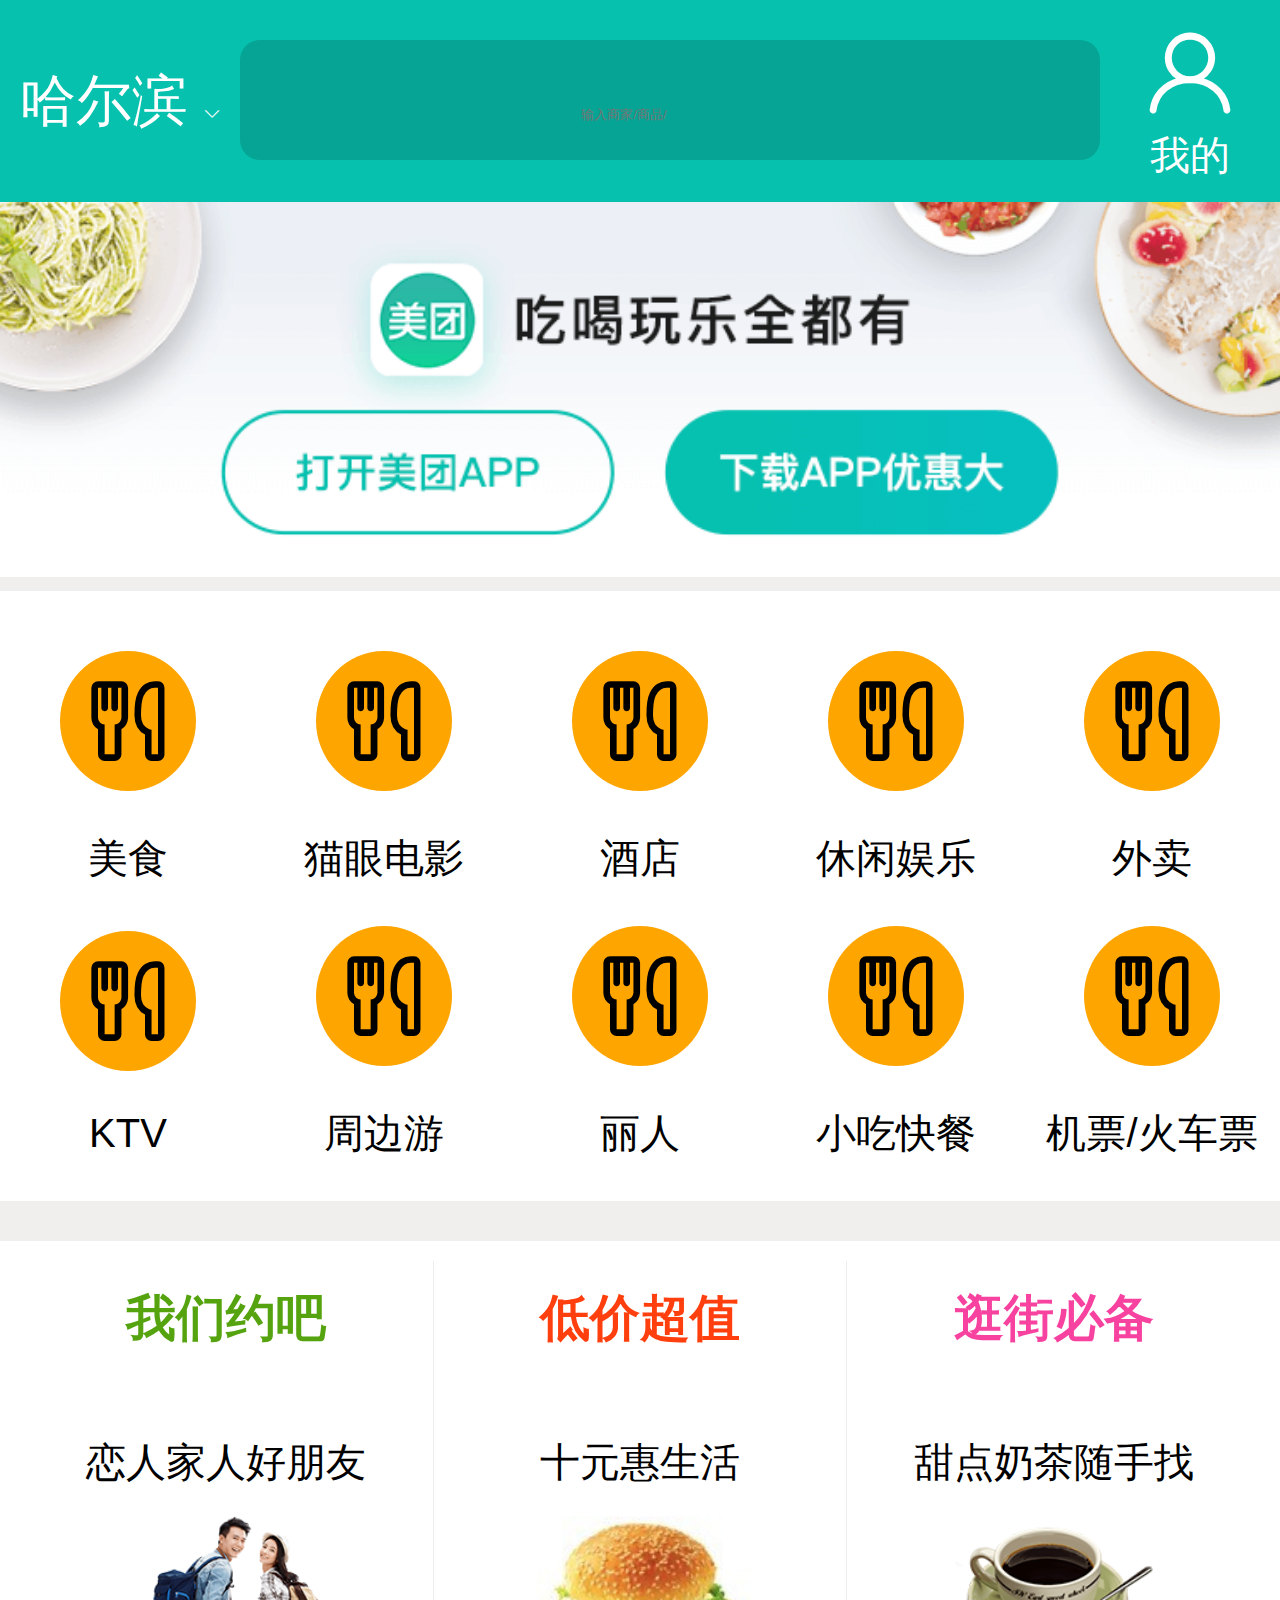
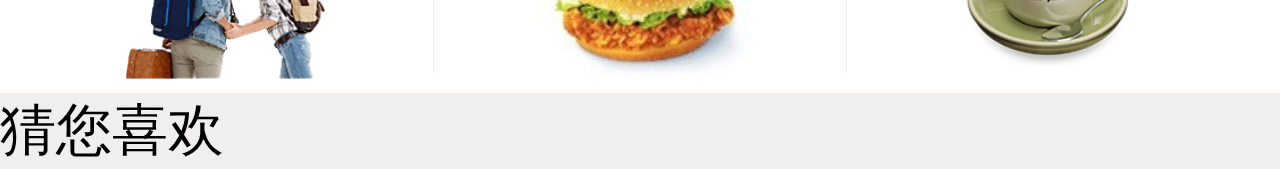
<file: index.html>
<!DOCTYPE html>
<html lang="en">
<head>
    <meta charset="UTF-8">
    <meta name="viewport" content="width=device-width, initial-scale=1.0">
    <title>Title</title>
    <link rel="stylesheet" type="text/css" href="font/iconfont.css">    <script src="js/rem.js"></script>
    <link rel="stylesheet" href="css/common.css">
    <link rel="stylesheet" href="css/index.css">
</head>
<body>
    <div class="header">
        <div class="header-left">
            <a href="" class="header-a">哈尔滨</a>
            <i class="iconfont icon-DownArrow"></i>
        </div>
        <div class="header-search">
            <input type="text" placeholder="输入商家/商品/">
        </div>
        <div class="header-right">
            <i class="iconfont icon-my_icon icon-text"></i>
            <a href="" class="header-a">我的</a>
        </div>
    </div>
    <div class="banner-download">
        <img src="img/download_banner.png" alt="">
    </div>
    <div class="list">
        <ul class="icon-list">
            <li class="icon"><i class="iconfont icon-meishi"></i>美食</li>
            <li class="icon"><i class="iconfont icon-meishi"></i>猫眼电影</li>
            <li class="icon"><i class="iconfont icon-meishi"></i>酒店</li>
            <li class="icon"><i class="iconfont icon-meishi"></i>休闲娱乐</li>
            <li class="icon"><i class="iconfont icon-meishi"></i>外卖</li>
            <li class="icon"><i class="iconfont icon-meishi"></i>KTV</li>
            <li class="icon"><i class="iconfont icon-meishi"></i>周边游</li>
            <li class="icon"><i class="iconfont icon-meishi"></i>丽人</li>
            <li class="icon"><i class="iconfont icon-meishi"></i>小吃快餐</li>
            <li class="icon"><i class="iconfont icon-meishi"></i>机票/火车票</li>
        </ul>
    </div>
    <div class="daogou">
        <div class="react">
            <span>
                <strong>我们约吧</strong>
                <small>恋人家人好朋友</small>
            </span>
            <img src="img/p1.png" alt="">
        </div>
        <div class="react react-middle">
            <span>
                <strong>低价超值</strong>
                <small>十元惠生活</small>
            </span>
            <img src="img/p2.jpg" alt="">
        </div>
        <div class="react react-last">
            <span>
                <strong>逛街必备</strong>
                <small>甜点奶茶随手找</small>
            </span>
        <img src="img/p3.png" alt="">
        </div>
    </div>
    <div class="guess-like">
        <div class="pad">
            <div>
                <span>猜您喜欢</span>
            </div>
            <div>

            </div>
        </div>

    </div>
</body>
</html>
</file>
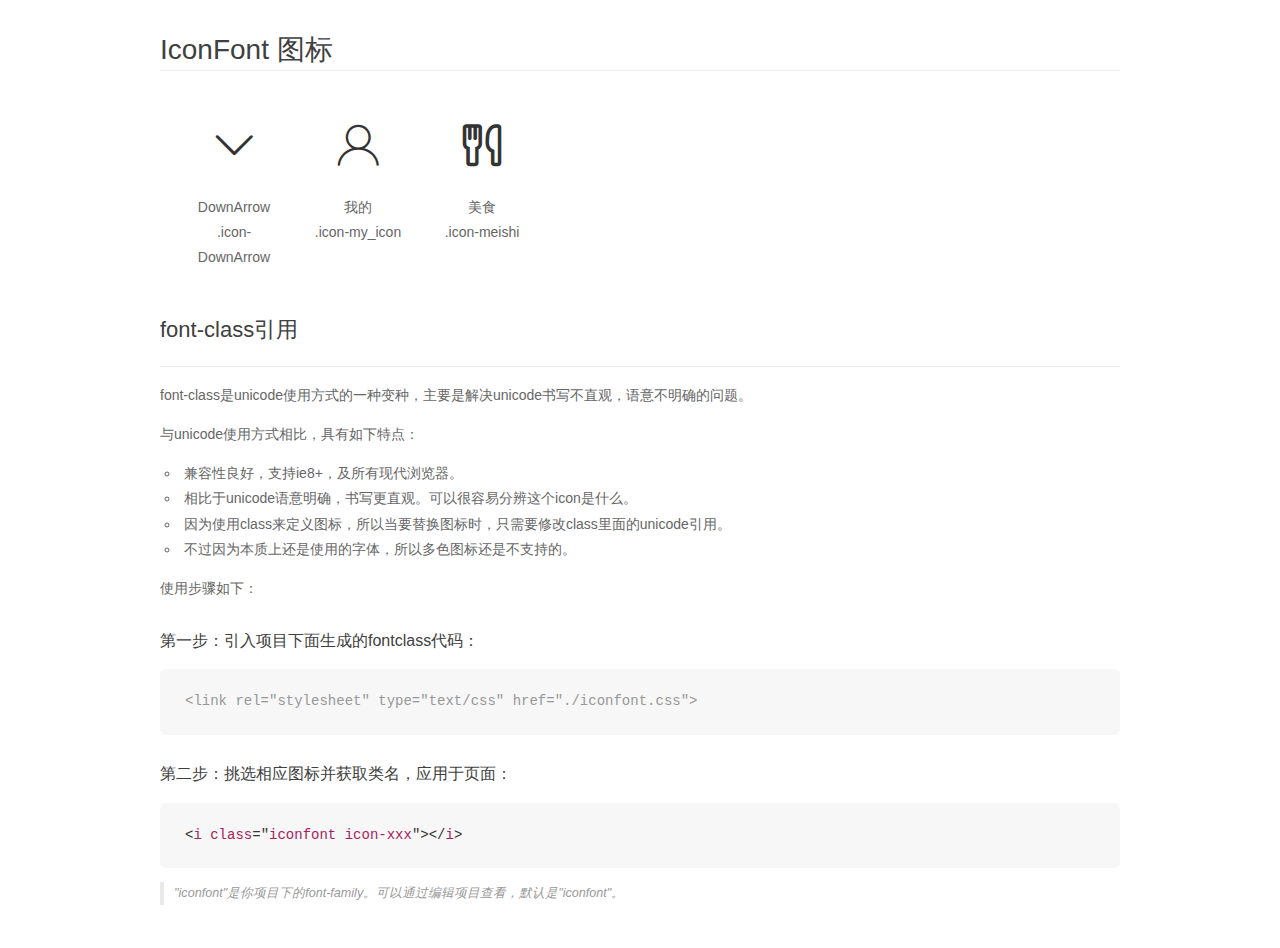
<file: font/demo_fontclass.html>
<!DOCTYPE html>
<html>
<head>
    <meta charset="utf-8"/>
    <title>IconFont</title>
    <link rel="stylesheet" href="demo.css">
    <link rel="stylesheet" href="iconfont.css">
</head>
<body>
    <div class="main markdown">
        <h1>IconFont 图标</h1>
        <ul class="icon_lists clear">
            
                <li>
                <i class="icon iconfont icon-DownArrow"></i>
                    <div class="name">DownArrow</div>
                    <div class="fontclass">.icon-DownArrow</div>
                </li>
            
                <li>
                <i class="icon iconfont icon-my_icon"></i>
                    <div class="name">我的</div>
                    <div class="fontclass">.icon-my_icon</div>
                </li>
            
                <li>
                <i class="icon iconfont icon-meishi"></i>
                    <div class="name">美食</div>
                    <div class="fontclass">.icon-meishi</div>
                </li>
            
        </ul>

        <h2 id="font-class-">font-class引用</h2>
        <hr>

        <p>font-class是unicode使用方式的一种变种，主要是解决unicode书写不直观，语意不明确的问题。</p>
        <p>与unicode使用方式相比，具有如下特点：</p>
        <ul>
        <li>兼容性良好，支持ie8+，及所有现代浏览器。</li>
        <li>相比于unicode语意明确，书写更直观。可以很容易分辨这个icon是什么。</li>
        <li>因为使用class来定义图标，所以当要替换图标时，只需要修改class里面的unicode引用。</li>
        <li>不过因为本质上还是使用的字体，所以多色图标还是不支持的。</li>
        </ul>
        <p>使用步骤如下：</p>
        <h3 id="-fontclass-">第一步：引入项目下面生成的fontclass代码：</h3>


        <pre><code class="lang-js hljs javascript"><span class="hljs-comment">&lt;link rel="stylesheet" type="text/css" href="./iconfont.css"&gt;</span></code></pre>
        <h3 id="-">第二步：挑选相应图标并获取类名，应用于页面：</h3>
        <pre><code class="lang-css hljs">&lt;<span class="hljs-selector-tag">i</span> <span class="hljs-selector-tag">class</span>="<span class="hljs-selector-tag">iconfont</span> <span class="hljs-selector-tag">icon-xxx</span>"&gt;&lt;/<span class="hljs-selector-tag">i</span>&gt;</code></pre>
        <blockquote>
        <p>"iconfont"是你项目下的font-family。可以通过编辑项目查看，默认是"iconfont"。</p>
        </blockquote>
    </div>
</body>
</html>
</file>
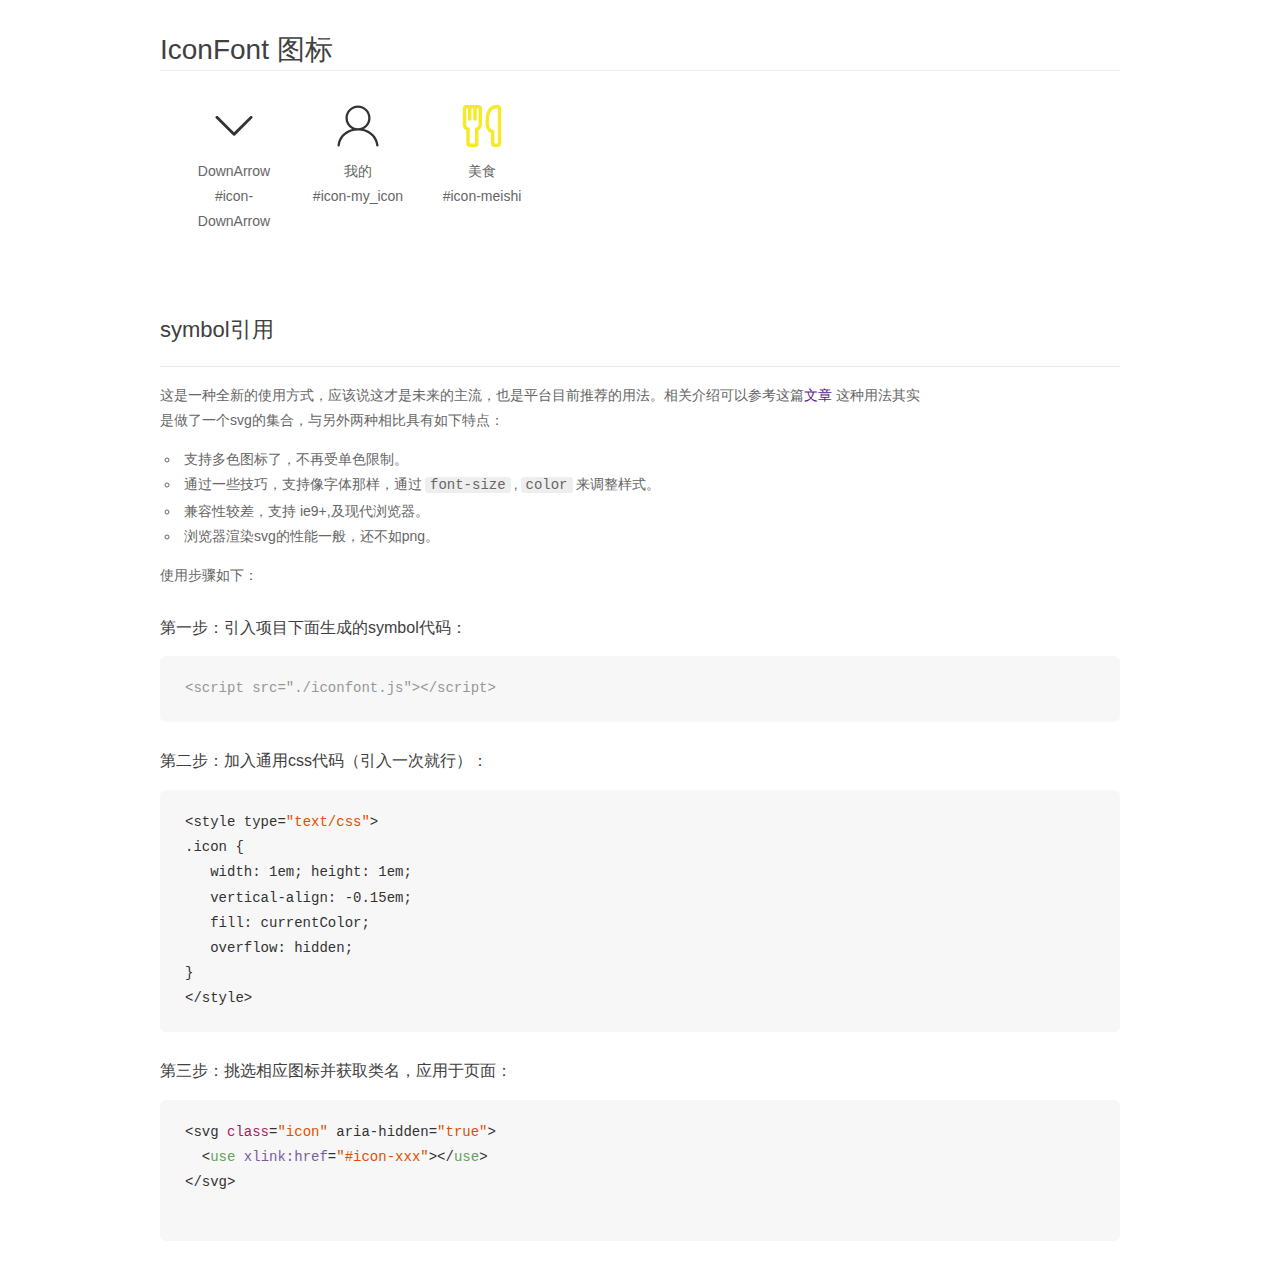
<file: font/demo_symbol.html>
<!DOCTYPE html>
<html>
<head>
    <meta charset="utf-8"/>
    <title>IconFont</title>
    <link rel="stylesheet" href="demo.css">
    <script src="iconfont.js"></script>

    <style type="text/css">
        .icon {
          /* 通过设置 font-size 来改变图标大小 */
          width: 1em; height: 1em;
          /* 图标和文字相邻时，垂直对齐 */
          vertical-align: -0.15em;
          /* 通过设置 color 来改变 SVG 的颜色/fill */
          fill: currentColor;
          /* path 和 stroke 溢出 viewBox 部分在 IE 下会显示
             normalize.css 中也包含这行 */
          overflow: hidden;
        }

    </style>
</head>
<body>
    <div class="main markdown">
        <h1>IconFont 图标</h1>
        <ul class="icon_lists clear">
            
                <li>
                    <svg class="icon" aria-hidden="true">
                        <use xlink:href="#icon-DownArrow"></use>
                    </svg>
                    <div class="name">DownArrow</div>
                    <div class="fontclass">#icon-DownArrow</div>
                </li>
            
                <li>
                    <svg class="icon" aria-hidden="true">
                        <use xlink:href="#icon-my_icon"></use>
                    </svg>
                    <div class="name">我的</div>
                    <div class="fontclass">#icon-my_icon</div>
                </li>
            
                <li>
                    <svg class="icon" aria-hidden="true">
                        <use xlink:href="#icon-meishi"></use>
                    </svg>
                    <div class="name">美食</div>
                    <div class="fontclass">#icon-meishi</div>
                </li>
            
        </ul>


        <h2 id="symbol-">symbol引用</h2>
        <hr>

        <p>这是一种全新的使用方式，应该说这才是未来的主流，也是平台目前推荐的用法。相关介绍可以参考这篇<a href="">文章</a>
        这种用法其实是做了一个svg的集合，与另外两种相比具有如下特点：</p>
        <ul>
          <li>支持多色图标了，不再受单色限制。</li>
          <li>通过一些技巧，支持像字体那样，通过<code>font-size</code>,<code>color</code>来调整样式。</li>
          <li>兼容性较差，支持 ie9+,及现代浏览器。</li>
          <li>浏览器渲染svg的性能一般，还不如png。</li>
        </ul>
        <p>使用步骤如下：</p>
        <h3 id="-symbol-">第一步：引入项目下面生成的symbol代码：</h3>
        <pre><code class="lang-js hljs javascript"><span class="hljs-comment">&lt;script src="./iconfont.js"&gt;&lt;/script&gt;</span></code></pre>
        <h3 id="-css-">第二步：加入通用css代码（引入一次就行）：</h3>
        <pre><code class="lang-js hljs javascript">&lt;style type=<span class="hljs-string">"text/css"</span>&gt;
.icon {
   width: <span class="hljs-number">1</span>em; height: <span class="hljs-number">1</span>em;
   vertical-align: <span class="hljs-number">-0.15</span>em;
   fill: currentColor;
   overflow: hidden;
}
&lt;<span class="hljs-regexp">/style&gt;</span></code></pre>
        <h3 id="-">第三步：挑选相应图标并获取类名，应用于页面：</h3>
        <pre><code class="lang-js hljs javascript">&lt;svg <span class="hljs-class"><span class="hljs-keyword">class</span></span>=<span class="hljs-string">"icon"</span> aria-hidden=<span class="hljs-string">"true"</span>&gt;<span class="xml"><span class="hljs-tag">
  &lt;<span class="hljs-name">use</span> <span class="hljs-attr">xlink:href</span>=<span class="hljs-string">"#icon-xxx"</span>&gt;</span><span class="hljs-tag">&lt;/<span class="hljs-name">use</span>&gt;</span>
</span>&lt;<span class="hljs-regexp">/svg&gt;
        </span></code></pre>
    </div>
</body>
</html>
</file>
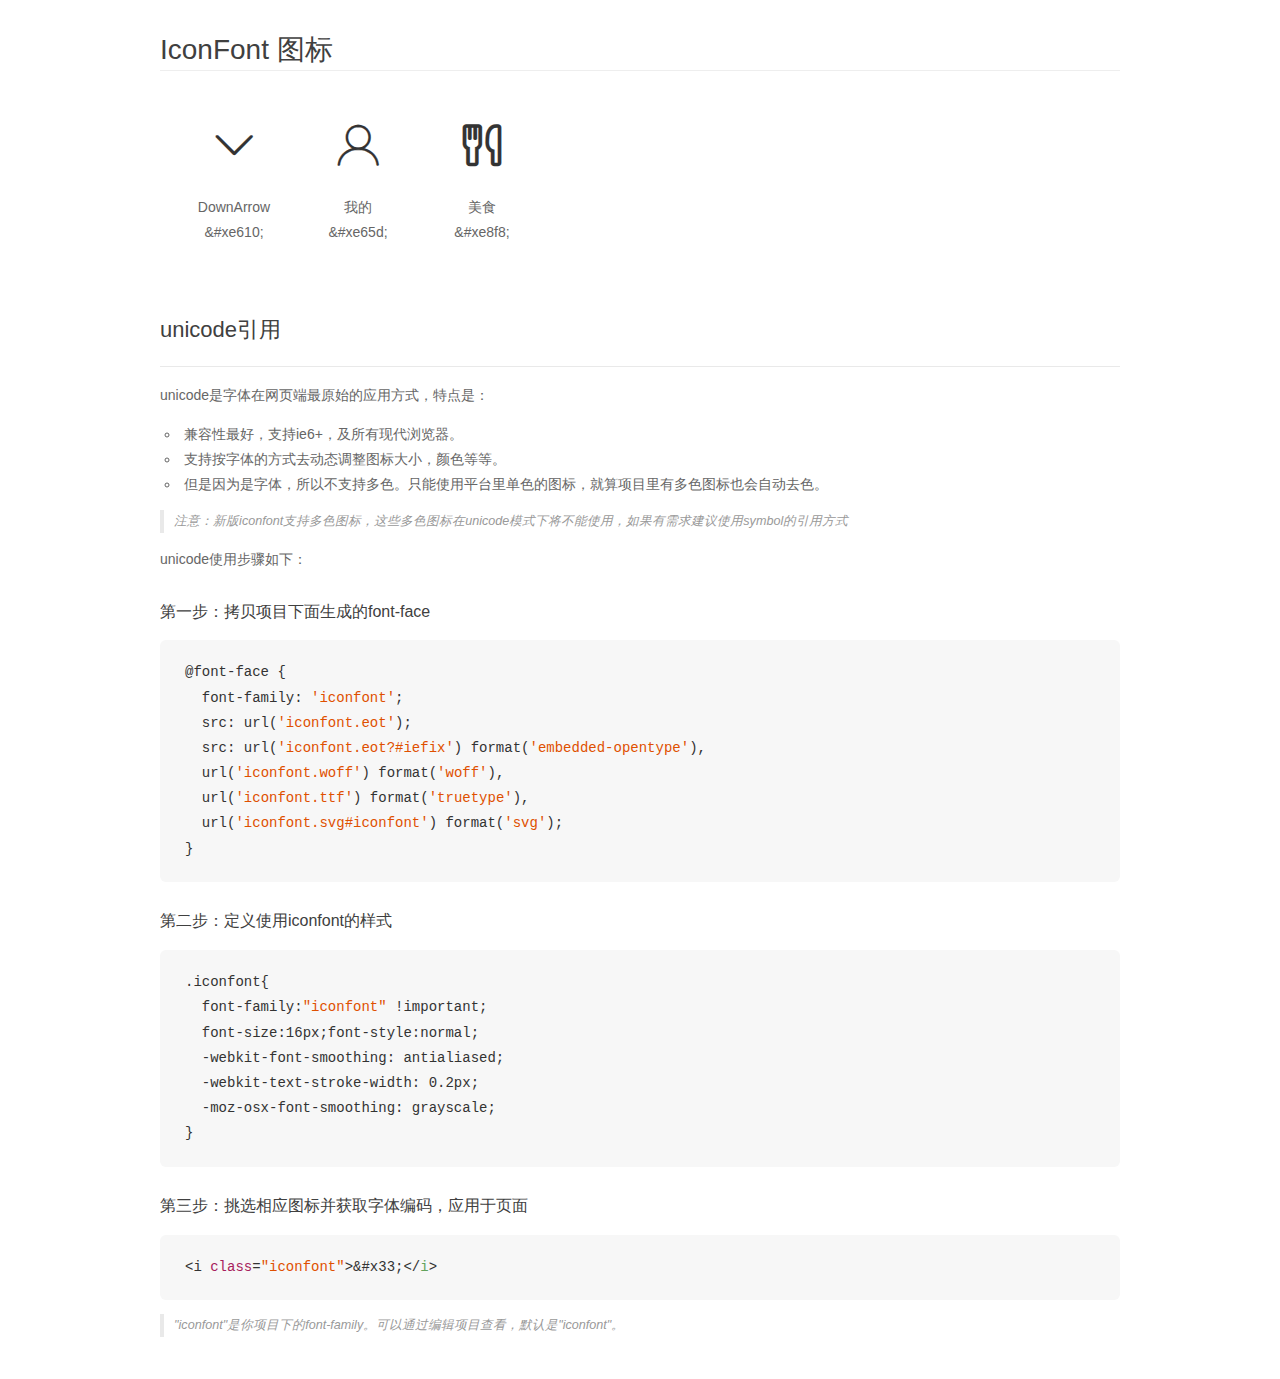
<file: font/demo_unicode.html>
<!DOCTYPE html>
<html>
<head>
    <meta charset="utf-8"/>
    <title>IconFont</title>
    <link rel="stylesheet" href="demo.css">

    <style type="text/css">

        @font-face {font-family: "iconfont";
          src: url('iconfont.eot'); /* IE9*/
          src: url('iconfont.eot#iefix') format('embedded-opentype'), /* IE6-IE8 */
          url('iconfont.woff') format('woff'), /* chrome, firefox */
          url('iconfont.ttf') format('truetype'), /* chrome, firefox, opera, Safari, Android, iOS 4.2+*/
          url('iconfont.svg#iconfont') format('svg'); /* iOS 4.1- */
        }

        .iconfont {
          font-family:"iconfont" !important;
          font-size:16px;
          font-style:normal;
          -webkit-font-smoothing: antialiased;
          -webkit-text-stroke-width: 0.2px;
          -moz-osx-font-smoothing: grayscale;
        }

    </style>
</head>
<body>
    <div class="main markdown">
        <h1>IconFont 图标</h1>
        <ul class="icon_lists clear">
            
                <li>
                <i class="icon iconfont">&#xe610;</i>
                    <div class="name">DownArrow</div>
                    <div class="code">&amp;#xe610;</div>
                </li>
            
                <li>
                <i class="icon iconfont">&#xe65d;</i>
                    <div class="name">我的</div>
                    <div class="code">&amp;#xe65d;</div>
                </li>
            
                <li>
                <i class="icon iconfont">&#xe8f8;</i>
                    <div class="name">美食</div>
                    <div class="code">&amp;#xe8f8;</div>
                </li>
            
        </ul>
        <h2 id="unicode-">unicode引用</h2>
        <hr>

        <p>unicode是字体在网页端最原始的应用方式，特点是：</p>
        <ul>
        <li>兼容性最好，支持ie6+，及所有现代浏览器。</li>
        <li>支持按字体的方式去动态调整图标大小，颜色等等。</li>
        <li>但是因为是字体，所以不支持多色。只能使用平台里单色的图标，就算项目里有多色图标也会自动去色。</li>
        </ul>
        <blockquote>
        <p>注意：新版iconfont支持多色图标，这些多色图标在unicode模式下将不能使用，如果有需求建议使用symbol的引用方式</p>
        </blockquote>
        <p>unicode使用步骤如下：</p>
        <h3 id="-font-face">第一步：拷贝项目下面生成的font-face</h3>
        <pre><code class="lang-js hljs javascript">@font-face {
  font-family: <span class="hljs-string">'iconfont'</span>;
  src: url(<span class="hljs-string">'iconfont.eot'</span>);
  src: url(<span class="hljs-string">'iconfont.eot?#iefix'</span>) format(<span class="hljs-string">'embedded-opentype'</span>),
  url(<span class="hljs-string">'iconfont.woff'</span>) format(<span class="hljs-string">'woff'</span>),
  url(<span class="hljs-string">'iconfont.ttf'</span>) format(<span class="hljs-string">'truetype'</span>),
  url(<span class="hljs-string">'iconfont.svg#iconfont'</span>) format(<span class="hljs-string">'svg'</span>);
}
</code></pre>
        <h3 id="-iconfont-">第二步：定义使用iconfont的样式</h3>
        <pre><code class="lang-js hljs javascript">.iconfont{
  font-family:<span class="hljs-string">"iconfont"</span> !important;
  font-size:<span class="hljs-number">16</span>px;font-style:normal;
  -webkit-font-smoothing: antialiased;
  -webkit-text-stroke-width: <span class="hljs-number">0.2</span>px;
  -moz-osx-font-smoothing: grayscale;
}
</code></pre>
        <h3 id="-">第三步：挑选相应图标并获取字体编码，应用于页面</h3>
        <pre><code class="lang-js hljs javascript">&lt;i <span class="hljs-class"><span class="hljs-keyword">class</span></span>=<span class="hljs-string">"iconfont"</span>&gt;&amp;#x33;<span class="xml"><span class="hljs-tag">&lt;/<span class="hljs-name">i</span>&gt;</span></span></code></pre>

        <blockquote>
        <p>"iconfont"是你项目下的font-family。可以通过编辑项目查看，默认是"iconfont"。</p>
        </blockquote>
    </div>


</body>
</html>
</file>
<file: font/iconfont.css>
@font-face {font-family: "iconfont";
  src: url('iconfont.eot?t=1531639586358'); /* IE9*/
  src: url('iconfont.eot?t=1531639586358#iefix') format('embedded-opentype'), /* IE6-IE8 */
  url('[data-uri]') format('woff'),
  url('iconfont.ttf?t=1531639586358') format('truetype'), /* chrome, firefox, opera, Safari, Android, iOS 4.2+*/
  url('iconfont.svg?t=1531639586358#iconfont') format('svg'); /* iOS 4.1- */
}

.iconfont {
  font-family:"iconfont" !important;
  font-size:16px;
  font-style:normal;
  -webkit-font-smoothing: antialiased;
  -moz-osx-font-smoothing: grayscale;
}

.icon-DownArrow:before { content: "\e610"; }

.icon-my_icon:before { content: "\e65d"; }

.icon-meishi:before { content: "\e8f8"; }
</file>
<file: css/common.css>
*{
    margin: 0;
    padding: 0;
}
ul{
    list-style: none;
}
a{
    text-decoration: none;
}
body{
    font-family: "Helvetica Neue",Helvetica,Arial,sans-serif;
    font-size: .28em;
    background: #f0efed;
}
</file>
<file: css/index.css>
.header{
    height: 1.01rem;
    background: #06c1ae;
    display: -webkit-flex;
}
.header .header-left{
    /*width: 1.4rem;*/
    box-sizing: border-box;
    padding: 0 0.1rem;
    height: 1.01rem;
    color: #ffffff;
    text-align: center;
    line-height: 1.01rem;
}
.header .header-a{
    color: #ffffff;
}
.header .header-search{
    -webkit-flex: 1;
    height: 0.6rem;
    border-radius: 0.1rem;
    margin-top: 0.2rem;
    text-align: center;
    line-height: 0.6rem;
    background: rgba(0,0,0,.15);
}
.header .header-search input{
    border:none;
    outline: none;
    background: transparent;
}
.header .header-right{
    width: 0.9rem;
    height: 1.01rem;
    color: #ffffff;
    text-align: center;
    box-sizing: border-box;
    padding: 0 0.1rem;
}
.header .header-right .icon-text{
    display: block;
    font-size: .4rem;
    font-weight: 600;
    text-align: center;
    margin-top:0.15rem;
}
.header .header-right a{
    font-size: .2rem;
}
.banner-download{
    height: 100%;
    border-bottom: 1px solid #eee;
}
.banner-download img{
    width: 100%;
}
.list{
    background: #fff;
    border: 1px ;
    width: 100%;
    padding-top: 0.1rem;
    padding-bottom: 0.2rem;
}
.list .icon-list{
    text-align: center;
    font-size: 0;
}
.list .icon-list .icon{
    display: inline-block;
    width: 20%;
    font-size: .2rem;
    text-align: center;
}
.list .icon-list .icon i{
    background: orange;
    height: .7rem;
    line-height: .7rem;
    margin: .2rem .3rem;
    border-radius: 50%;
    display: block;
    box-sizing: border-box;
    font-size: .4rem;
    text-align: center;
    font-weight: 400;
}
.daogou{
    display: -webkit-flex;
    text-align: center;
    margin-top: .2rem;
    box-sizing: border-box;
    padding: .1rem;
    background: #ffffff;
    height: 2.26rem;
}
.daogou .react{
    -webkit-flex: 1;
    text-align: center;
    border-right: 1px solid #eee;
    /*width: 33%;*/
}
.daogou .react-last{
    border-right: 0;
}
.daogou .react img{
    height: 1rem;
}
.daogou .react strong{
    display: block;
    color: #55a40f;
    font-size: .25rem;
    margin-top: .12rem;
    margin-bottom: .36rem;
}
.daogou .react small{
    font-size: .2rem;
}
.daogou .react-middle strong{
    color: #ff3f0d;
}
.daogou .react-last strong{
    color: #f742a0;
}
</file>
<file: font/demo.css>
*{margin: 0;padding: 0;list-style: none;}
/*
KISSY CSS Reset
理念：1. reset 的目的不是清除浏览器的默认样式，这仅是部分工作。清除和重置是紧密不可分的。
2. reset 的目的不是让默认样式在所有浏览器下一致，而是减少默认样式有可能带来的问题。
3. reset 期望提供一套普适通用的基础样式。但没有银弹，推荐根据具体需求，裁剪和修改后再使用。
特色：1. 适应中文；2. 基于最新主流浏览器。
维护：玉伯<lifesinger@gmail.com>, 正淳<ragecarrier@gmail.com>
 */

/** 清除内外边距 **/
body, h1, h2, h3, h4, h5, h6, hr, p, blockquote, /* structural elements 结构元素 */
dl, dt, dd, ul, ol, li, /* list elements 列表元素 */
pre, /* text formatting elements 文本格式元素 */
form, fieldset, legend, button, input, textarea, /* form elements 表单元素 */
th, td /* table elements 表格元素 */ {
  margin: 0;
  padding: 0;
}

/** 设置默认字体 **/
body,
button, input, select, textarea /* for ie */ {
  font: 12px/1.5 tahoma, arial, \5b8b\4f53, sans-serif;
}
h1, h2, h3, h4, h5, h6 { font-size: 100%; }
address, cite, dfn, em, var { font-style: normal; } /* 将斜体扶正 */
code, kbd, pre, samp { font-family: courier new, courier, monospace; } /* 统一等宽字体 */
small { font-size: 12px; } /* 小于 12px 的中文很难阅读，让 small 正常化 */

/** 重置列表元素 **/
ul, ol { list-style: none; }

/** 重置文本格式元素 **/
a { text-decoration: none; }
a:hover { text-decoration: underline; }


/** 重置表单元素 **/
legend { color: #000; } /* for ie6 */
fieldset, img { border: 0; } /* img 搭车：让链接里的 img 无边框 */
button, input, select, textarea { font-size: 100%; } /* 使得表单元素在 ie 下能继承字体大小 */
/* 注：optgroup 无法扶正 */

/** 重置表格元素 **/
table { border-collapse: collapse; border-spacing: 0; }

/* 清除浮动 */
.ks-clear:after, .clear:after {
  content: '\20';
  display: block;
  height: 0;
  clear: both;
}
.ks-clear, .clear {
  *zoom: 1;
}

.main {
  padding: 30px 100px;
width: 960px;
margin: 0 auto;
}
.main h1{font-size:36px; color:#333; text-align:left;margin-bottom:30px; border-bottom: 1px solid #eee;}

.helps{margin-top:40px;}
.helps pre{
  padding:20px;
  margin:10px 0;
  border:solid 1px #e7e1cd;
  background-color: #fffdef;
  overflow: auto;
}

.icon_lists{
  width: 100% !important;

}

.icon_lists li{
  float:left;
  width: 100px;
  height:180px;
  text-align: center;
  list-style: none !important;
}
.icon_lists .icon{
  font-size: 42px;
  line-height: 100px;
  margin: 10px 0;
  color:#333;
  -webkit-transition: font-size 0.25s ease-out 0s;
  -moz-transition: font-size 0.25s ease-out 0s;
  transition: font-size 0.25s ease-out 0s;

}
.icon_lists .icon:hover{
  font-size: 100px;
}



.markdown {
  color: #666;
  font-size: 14px;
  line-height: 1.8;
}

.highlight {
  line-height: 1.5;
}

.markdown img {
  vertical-align: middle;
  max-width: 100%;
}

.markdown h1 {
  color: #404040;
  font-weight: 500;
  line-height: 40px;
  margin-bottom: 24px;
}

.markdown h2,
.markdown h3,
.markdown h4,
.markdown h5,
.markdown h6 {
  color: #404040;
  margin: 1.6em 0 0.6em 0;
  font-weight: 500;
  clear: both;
}

.markdown h1 {
  font-size: 28px;
}

.markdown h2 {
  font-size: 22px;
}

.markdown h3 {
  font-size: 16px;
}

.markdown h4 {
  font-size: 14px;
}

.markdown h5 {
  font-size: 12px;
}

.markdown h6 {
  font-size: 12px;
}

.markdown hr {
  height: 1px;
  border: 0;
  background: #e9e9e9;
  margin: 16px 0;
  clear: both;
}

.markdown p,
.markdown pre {
  margin: 1em 0;
}

.markdown > p,
.markdown > blockquote,
.markdown > .highlight,
.markdown > ol,
.markdown > ul {
  width: 80%;
}

.markdown ul > li {
  list-style: circle;
}

.markdown > ul li,
.markdown blockquote ul > li {
  margin-left: 20px;
  padding-left: 4px;
}

.markdown > ul li p,
.markdown > ol li p {
  margin: 0.6em 0;
}

.markdown ol > li {
  list-style: decimal;
}

.markdown > ol li,
.markdown blockquote ol > li {
  margin-left: 20px;
  padding-left: 4px;
}

.markdown code {
  margin: 0 3px;
  padding: 0 5px;
  background: #eee;
  border-radius: 3px;
}

.markdown pre {
  border-radius: 6px;
  background: #f7f7f7;
  padding: 20px;
}

.markdown pre code {
  border: none;
  background: #f7f7f7;
  margin: 0;
}

.markdown strong,
.markdown b {
  font-weight: 600;
}

.markdown > table {
  border-collapse: collapse;
  border-spacing: 0px;
  empty-cells: show;
  border: 1px solid #e9e9e9;
  width: 95%;
  margin-bottom: 24px;
}

.markdown > table th {
  white-space: nowrap;
  color: #333;
  font-weight: 600;

}

.markdown > table th,
.markdown > table td {
  border: 1px solid #e9e9e9;
  padding: 8px 16px;
  text-align: left;
}

.markdown > table th {
  background: #F7F7F7;
}

.markdown blockquote {
  font-size: 90%;
  color: #999;
  border-left: 4px solid #e9e9e9;
  padding-left: 0.8em;
  margin: 1em 0;
  font-style: italic;
}

.markdown blockquote p {
  margin: 0;
}

.markdown .anchor {
  opacity: 0;
  transition: opacity 0.3s ease;
  margin-left: 8px;
}

.markdown .waiting {
  color: #ccc;
}

.markdown h1:hover .anchor,
.markdown h2:hover .anchor,
.markdown h3:hover .anchor,
.markdown h4:hover .anchor,
.markdown h5:hover .anchor,
.markdown h6:hover .anchor {
  opacity: 1;
  display: inline-block;
}

.markdown > br,
.markdown > p > br {
  clear: both;
}


.hljs {
  display: block;
  background: white;
  padding: 0.5em;
  color: #333333;
  overflow-x: auto;
}

.hljs-comment,
.hljs-meta {
  color: #969896;
}

.hljs-string,
.hljs-variable,
.hljs-template-variable,
.hljs-strong,
.hljs-emphasis,
.hljs-quote {
  color: #df5000;
}

.hljs-keyword,
.hljs-selector-tag,
.hljs-type {
  color: #a71d5d;
}

.hljs-literal,
.hljs-symbol,
.hljs-bullet,
.hljs-attribute {
  color: #0086b3;
}

.hljs-section,
.hljs-name {
  color: #63a35c;
}

.hljs-tag {
  color: #333333;
}

.hljs-title,
.hljs-attr,
.hljs-selector-id,
.hljs-selector-class,
.hljs-selector-attr,
.hljs-selector-pseudo {
  color: #795da3;
}

.hljs-addition {
  color: #55a532;
  background-color: #eaffea;
}

.hljs-deletion {
  color: #bd2c00;
  background-color: #ffecec;
}

.hljs-link {
  text-decoration: underline;
}

pre{
  background: #fff;
}
</file>
